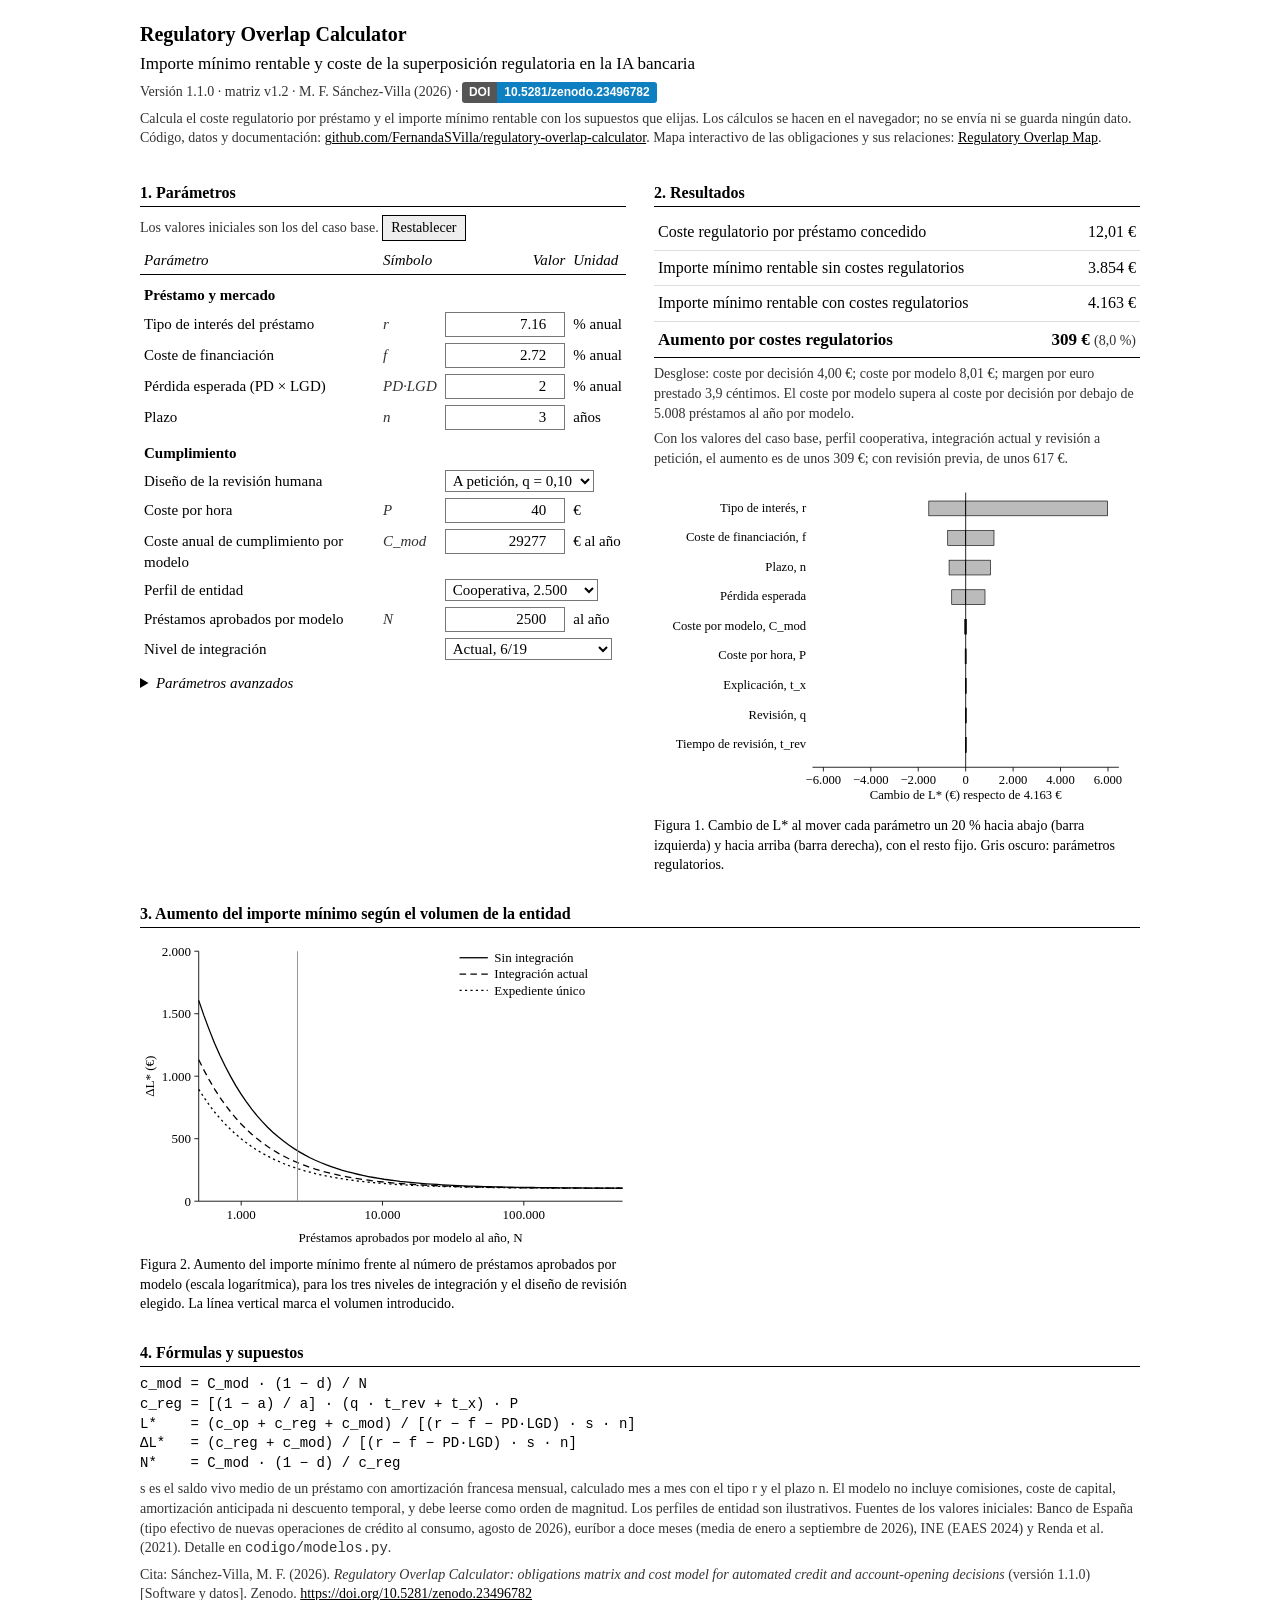
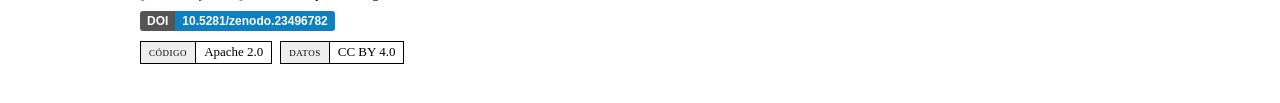
<file: index.html>
<!doctype html>
<html lang="es"><head><meta charset="utf-8"><title>Regulatory Overlap Calculator</title>
<meta http-equiv="refresh" content="0; url=calculadora/">
<link rel="canonical" href="calculadora/"></head>
<body><p><a href="calculadora/">Abrir la calculadora</a></p></body></html>
</file>
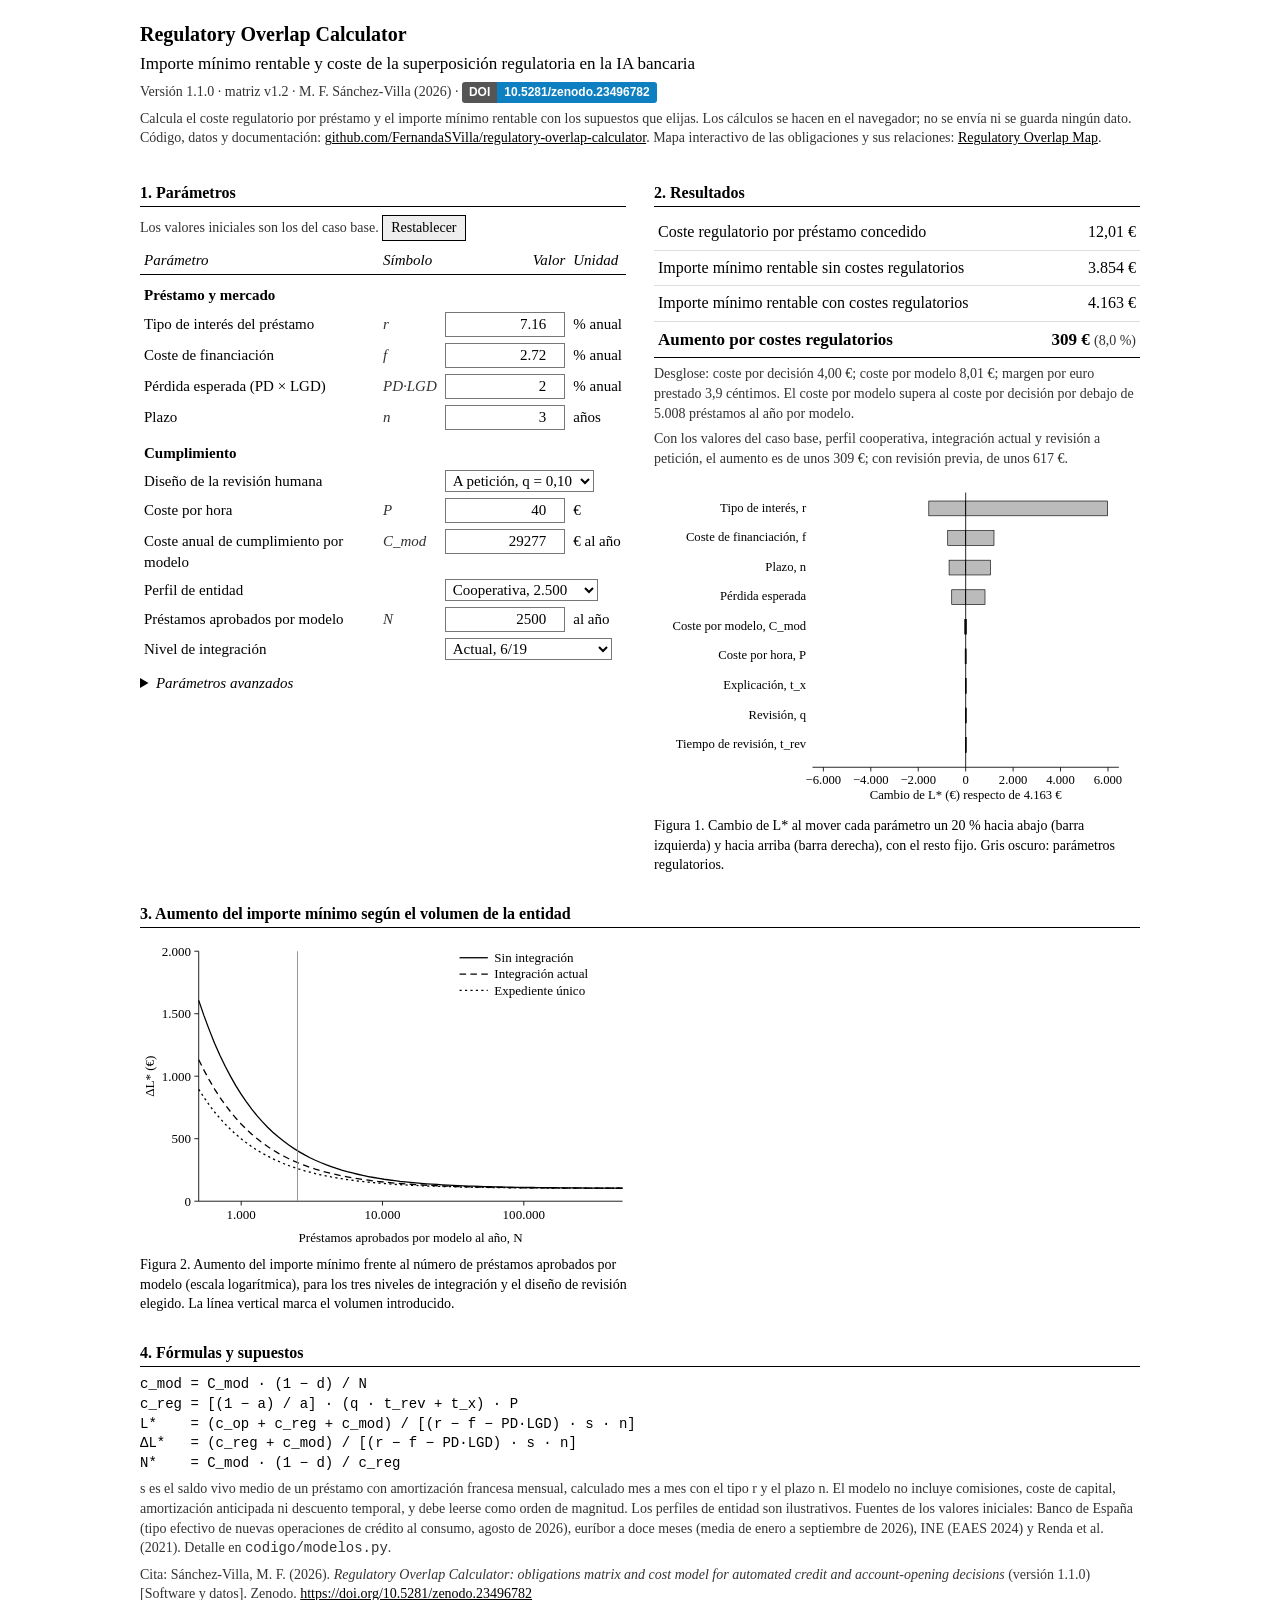
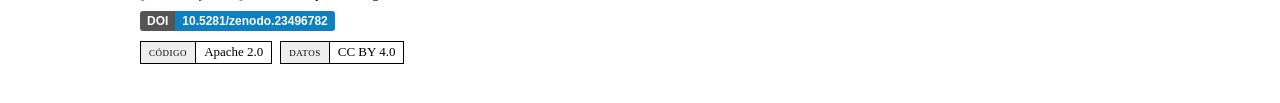
<file: calculadora/index.html>
<!doctype html>
<html lang="es">
<head>
<meta charset="utf-8">
<meta name="viewport" content="width=device-width, initial-scale=1">
<title>Regulatory Overlap Calculator, v1.1.0 (matriz v1.2)</title>
<link rel="stylesheet" href="style.css">
</head>
<body>

<h1>Regulatory Overlap Calculator</h1>
<p style="margin:0 0 6px;font-size:17px">Importe mínimo rentable y coste de la superposición regulatoria en la IA bancaria</p>
<p class="meta">Versión 1.1.0 · matriz v1.2 · M. F. Sánchez-Villa (2026) · <span id="doi">DOI asignado en el depósito</span></p>
<p class="meta">Calcula el coste regulatorio por préstamo y el importe mínimo rentable con los supuestos que elijas. Los cálculos se hacen en el navegador; no se envía ni se guarda ningún dato. Código, datos y documentación: <a href="https://github.com/FernandaSVilla/regulatory-overlap-calculator" style="color:#000">github.com/FernandaSVilla/regulatory-overlap-calculator</a>. Mapa interactivo de las obligaciones y sus relaciones: <a href="https://fernandasvilla.github.io/regulatory-overlap-map/" style="color:#000">Regulatory Overlap Map</a>.</p>

<div class="cols">
<div>
<h2>1. Parámetros</h2>
<p class="note">Los valores iniciales son los del caso base. <button type="button" id="reset">Restablecer</button></p>
<table id="params">
  <tr><th>Parámetro</th><th>Símbolo</th><th class="num">Valor</th><th>Unidad</th></tr>
  <tr class="grp"><td colspan="4">Préstamo y mercado</td></tr>
  <tr><td>Tipo de interés del préstamo</td><td class="sym">r</td><td class="num"><input type="number" step="0.01" id="r"></td><td>% anual</td></tr>
  <tr><td>Coste de financiación</td><td class="sym">f</td><td class="num"><input type="number" step="0.01" id="f"></td><td>% anual</td></tr>
  <tr><td>Pérdida esperada (PD × LGD)</td><td class="sym">PD·LGD</td><td class="num"><input type="number" step="0.1" id="pdlgd"></td><td>% anual</td></tr>
  <tr><td>Plazo</td><td class="sym">n</td><td class="num"><input type="number" step="0.5" min="0.5" id="n"></td><td>años</td></tr>
  <tr class="grp"><td colspan="4">Cumplimiento</td></tr>
  <tr><td>Diseño de la revisión humana</td><td class="sym"></td><td class="num" colspan="2" style="text-align:left">
    <select id="design">
      <option value="0.10">A petición, q = 0,10</option>
      <option value="1">Previa, q = 1</option>
      <option value="custom">Otra q</option>
    </select></td></tr>
  <tr><td>Coste por hora</td><td class="sym">P</td><td class="num"><input type="number" step="1" id="P"></td><td>€</td></tr>
  <tr><td>Coste anual de cumplimiento por modelo</td><td class="sym">C_mod</td><td class="num"><input type="number" step="100" id="Cmod"></td><td>€ al año</td></tr>
  <tr><td>Perfil de entidad</td><td class="sym"></td><td class="num" colspan="2" style="text-align:left">
    <select id="profile">
      <option value="250000">Gran grupo, 250.000</option>
      <option value="25000">Mediana, 25.000</option>
      <option value="2500">Cooperativa, 2.500</option>
      <option value="custom">Otro N</option>
    </select></td></tr>
  <tr><td>Préstamos aprobados por modelo</td><td class="sym">N</td><td class="num"><input type="number" step="100" min="1" id="N"></td><td>al año</td></tr>
  <tr><td>Nivel de integración</td><td class="sym"></td><td class="num" colspan="2" style="text-align:left">
    <select id="integ">
      <option value="0">Sin integración, 0</option>
      <option value="0.315789474">Actual, 6/19</option>
      <option value="0.473684211">Expediente único, 9/19</option>
      <option value="custom">Otro d</option>
    </select></td></tr>
</table>
<details>
<summary>Parámetros avanzados</summary>
<table id="params2">
  <tr><td>Coste operativo de originación</td><td class="sym">c_op</td><td class="num"><input type="number" step="10" id="cop"></td><td>€ por préstamo</td></tr>
  <tr><td>Tasa de aprobación</td><td class="sym">a</td><td class="num"><input type="number" step="1" min="1" max="99" id="a"></td><td>%</td></tr>
  <tr><td>Denegaciones que pasan por revisión</td><td class="sym">q</td><td class="num"><input type="number" step="1" min="0" max="100" id="q"></td><td>%</td></tr>
  <tr><td>Tiempo de una revisión significativa</td><td class="sym">t_rev</td><td class="num"><input type="number" step="0.05" id="trev"></td><td>horas</td></tr>
  <tr><td>Tiempo de explicación y comunicación</td><td class="sym">t_x</td><td class="num"><input type="number" step="0.05" id="tx"></td><td>horas</td></tr>
  <tr><td>Descuento por integración</td><td class="sym">d</td><td class="num"><input type="number" step="0.01" min="0" max="1" id="d"></td><td>proporción</td></tr>
</table>
</details>
</div>

<div>
<h2>2. Resultados</h2>
<div class="warn" id="warn">El margen neto es nulo o negativo: con estos parámetros el préstamo no es rentable a ningún importe.</div>
<table class="out big">
  <tr><td>Coste regulatorio por préstamo concedido</td><td class="num" id="o_ctot"></td></tr>
  <tr><td>Importe mínimo rentable sin costes regulatorios</td><td class="num" id="o_L0"></td></tr>
  <tr><td>Importe mínimo rentable con costes regulatorios</td><td class="num" id="o_L"></td></tr>
  <tr class="key"><td>Aumento por costes regulatorios</td><td class="num"><span id="o_dL"></span> <span class="rel">(<span id="o_rel"></span>)</span></td></tr>
</table>
<p class="note">Desglose: coste por decisión <span id="o_creg"></span>; coste por modelo <span id="o_cmod"></span>; margen por euro prestado <span id="o_m"></span>. El coste por modelo supera al coste por decisión por debajo de <span id="o_Nstar"></span>.</p>
<p class="note">Con los valores del caso base, perfil cooperativa, integración actual y revisión a petición, el aumento es de unos 309 €; con revisión previa, de unos 617 €.</p>

<figure>
  <svg id="fig1" viewBox="0 0 460 300" role="img" aria-label="Análisis de sensibilidad"></svg>
  <figcaption>Figura 1. Cambio de L* al mover cada parámetro un 20 % hacia abajo (barra izquierda) y hacia arriba (barra derecha), con el resto fijo. Gris oscuro: parámetros regulatorios.</figcaption>
</figure>
</div>
</div>

<h2>3. Aumento del importe mínimo según el volumen de la entidad</h2>
<figure style="margin-top:0; max-width:500px">
  <svg id="fig2" viewBox="0 0 460 290" role="img" aria-label="ΔL* frente al volumen"></svg>
  <figcaption>Figura 2. Aumento del importe mínimo frente al número de préstamos aprobados por modelo (escala logarítmica), para los tres niveles de integración y el diseño de revisión elegido. La línea vertical marca el volumen introducido.</figcaption>
</figure>

<h2>4. Fórmulas y supuestos</h2>
<div class="formula">c_mod = C_mod · (1 − d) / N
c_reg = [(1 − a) / a] · (q · t_rev + t_x) · P
L*    = (c_op + c_reg + c_mod) / [(r − f − PD·LGD) · s · n]
ΔL*   = (c_reg + c_mod) / [(r − f − PD·LGD) · s · n]
N*    = C_mod · (1 − d) / c_reg</div>
<p class="note">s es el saldo vivo medio de un préstamo con amortización francesa mensual, calculado mes a mes con el tipo r y el plazo n. El modelo no incluye comisiones, coste de capital, amortización anticipada ni descuento temporal, y debe leerse como orden de magnitud. Los perfiles de entidad son ilustrativos. Fuentes de los valores iniciales: Banco de España (tipo efectivo de nuevas operaciones de crédito al consumo, agosto de 2026), euríbor a doce meses (media de enero a septiembre de 2026), INE (EAES 2024) y Renda et al. (2021). Detalle en <code>codigo/modelos.py</code>.</p>
<p class="note">Cita: Sánchez-Villa, M. F. (2026). <i>Regulatory Overlap Calculator: obligations matrix and cost model for automated credit and account-opening decisions</i> (versión 1.1.0) [Software y datos]. Zenodo. <a href="https://doi.org/10.5281/zenodo.23496782" style="color:#000">https://doi.org/10.5281/zenodo.23496782</a></p>
<p class="note"><a class="doib" href="https://doi.org/10.5281/zenodo.23496782" target="_blank" rel="noopener" title="DOI"><span>DOI</span><span>10.5281/zenodo.23496782</span></a></p>

<p class="lic"><a href="../LICENSE"><span>código</span><span>Apache 2.0</span></a><a href="../LICENSE-DATA"><span>datos</span><span>CC BY 4.0</span></a></p>

<script src="script.js"></script>
</body>
</html>
</file>
<file: calculadora/style.css>
html { background: #fff; color: #000; }
body {
  font-family: "Times New Roman", "Liberation Serif", Times, serif;
  font-size: 16px; line-height: 1.4;
  max-width: 1000px; margin: 0 auto; padding: 20px 16px 40px;
}
h1 { font-size: 20px; font-weight: bold; margin: 0 0 4px; }
h2 { font-size: 16px; font-weight: bold; margin: 28px 0 8px; border-bottom: 1px solid #000; padding-bottom: 2px; }
p { margin: 6px 0; }
.meta { font-size: 14px; color: #333; }
.cols { display: grid; grid-template-columns: minmax(0,1fr) minmax(0,1fr); gap: 28px; }
.cols > * { min-width: 0; }
@media (max-width: 760px) { .cols { grid-template-columns: minmax(0,1fr); } }
table { border-collapse: collapse; width: 100%; font-size: 15px; }
th, td { padding: 3px 4px; vertical-align: baseline; text-align: left; }
th { font-weight: normal; font-style: italic; border-bottom: 1px solid #000; }
tr.grp td { padding-top: 10px; font-weight: bold; }
td.num, th.num { text-align: right; font-variant-numeric: tabular-nums; white-space: nowrap; }
td.sym { font-style: italic; white-space: nowrap; color: #333; }
input[type=number], select {
  font: inherit; font-size: 15px; width: 7.5em; padding: 1px 3px;
  border: 1px solid #777; border-radius: 0; background: #fff; color: #000; text-align: right;
}
select { width: auto; text-align: left; }
button { font: inherit; font-size: 14px; border: 1px solid #000; background: #eee; border-radius: 0; padding: 2px 8px; cursor: pointer; }
table.out td { border-bottom: 1px solid #ddd; }
table.out tr.key td { font-weight: bold; border-bottom: 1px solid #000; }
.note { font-size: 14px; color: #333; }
.warn { font-size: 14px; border: 1px solid #000; padding: 4px 6px; margin: 8px 0; display: none; }
figure { margin: 14px 0 0; }
figcaption { font-size: 14px; margin-top: 4px; }
svg { width: 100%; height: auto; display: block; }
svg text { font-family: "Times New Roman", "Liberation Serif", Times, serif; font-size: 12px; fill: #000; }
table.grid td, table.grid th { border-bottom: 1px solid #ddd; }
.formula { font-family: "Courier New", Courier, monospace; font-size: 14px; white-space: pre-wrap; margin: 6px 0; }
#params td:last-child, #params2 td:last-child { white-space: nowrap; }
details { margin-top: 10px; }
summary { cursor: pointer; font-style: italic; font-size: 15px; }
table.out.big td { font-size: 16px; padding: 6px 4px; }
table.out.big tr.key td { font-size: 17px; }
.rel { font-weight: normal; font-size: 14px; color: #333; }
.scroll { overflow-x: auto; }
@media (max-width: 520px) {
  #params td.sym, #params th:nth-child(2), #params2 td.sym { display: none; }
  input[type=number] { width: 5.2em; }
  select { max-width: 100%; }
  table.out td.sym { display: none; }
}.lic { display: flex; flex-wrap: wrap; gap: 8px; margin: 10px 0 0; }
.lic a { display: inline-flex; align-items: stretch; border: 1px solid #000; font-size: 13px; line-height: 1.6; text-decoration: none; color: #000; }
.lic a span { padding: 0 8px; }
.lic a span:first-child { background: #eee; border-right: 1px solid #000; font-variant: small-caps; letter-spacing: .04em; }

.doib{display:inline-flex;align-items:stretch;border-radius:3px;overflow:hidden;font:600 12px/1.7 Arial,Helvetica,sans-serif;text-decoration:none;vertical-align:middle}.doib span{padding:0 7px}.doib span:first-child{background:#555;color:#fff}.doib span:last-child{background:#0e7fc0;color:#fff}.doib:hover{opacity:.85}
</file>
